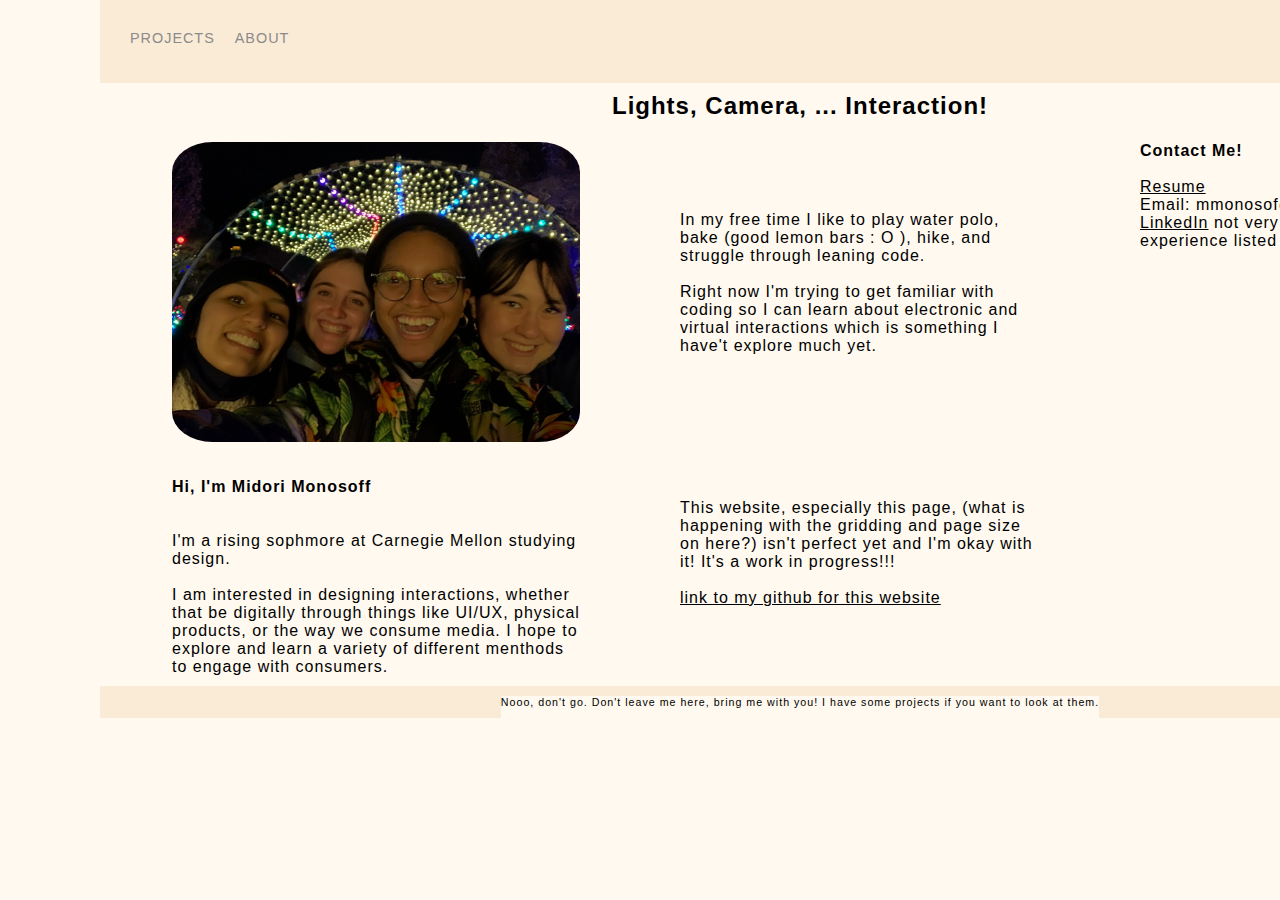
<file: about.html>
<!DOCTYPE html>
<html>
<head>
    <meta charser="utf-8">
    <meta name="viewport" content="width=device-width, initial-scale=1.0">
    <link rel="stylesheet" href="styles.css">
    <title>About Me</title>
</head>

<body>
    <div class="about-section">
        <div class="nav">
            <div class="left-side">
                <div class="nav-link-wrapper">
                    <a href="index.html">Projects</a>
                </div>
    
                <div class="nav-link-wrapper">
                    <a href="about.html">About</a>
                </div>
            </div>
    
            <div class="right-side">
                <div class="brand">
                    <div>Midori Monosoff</div>
                </div>
            </div>
        </div>
        
        <div class="contact">
            <p><h4>Contact Me!</h4> 
                <br/><a href="images/Resume.pdf">Resume</a> 
                <br/>Email: mmonosof@andrew.cmu.edu 
                <a href="https://www.linkedin.com/in/midori-monosoff-a5191221b/">LinkedIn</a>  not very populated, most experience listed on resume
            </p>
        </div>
    
        <div class="footer">
            <div class="nono">
                Nooo, don't go. Don't leave me here, bring me with you! I have some projects if you want to look at them.  
            </div>
        </div>

        <div class="i-said-funny">
             <h2> Lights, Camera, ... Interaction!</h3>
        </div>

        <div class="main-section">
            <div class="uspic"></div>
                <br /><br />
            <div class="about-text">
                <h4> Hi, I'm Midori Monosoff</h4><br /><br>
                 <p> I'm a rising sophmore at Carnegie Mellon studying design. <br /><br />I am interested in designing interactions, whether that be digitally through things like UI/UX, physical products, or the way we consume media. I hope to explore and learn a variety of different menthods to engage with consumers.</p>
            </div>
        </div>

        <div class="less-serious">
            <div class="interestpic"></div>
                <div class="interested-in">
                    <p>In my free time I like to play water polo, bake (good lemon bars : O ), hike, and struggle through leaning code. 
                        <br /><br /> Right now I'm trying to get familiar with coding so I can learn about electronic and virtual interactions which is something I have't explore much yet.</p> 
                        <br /><br /><br /><br /><br /><br /><br /><br /> 
                    <p>This website, especially this page, (what is happening with the gridding and page size on here?) isn't perfect yet and I'm okay with it! 
                        It's a work in progress!!! <br/><br/><a href="https://github.com/mmonosoff/website1">link to my github for this website</a>
                         </p>
                </div>
            </div>
        </div>
    </div>
</body>
</html>
</file>
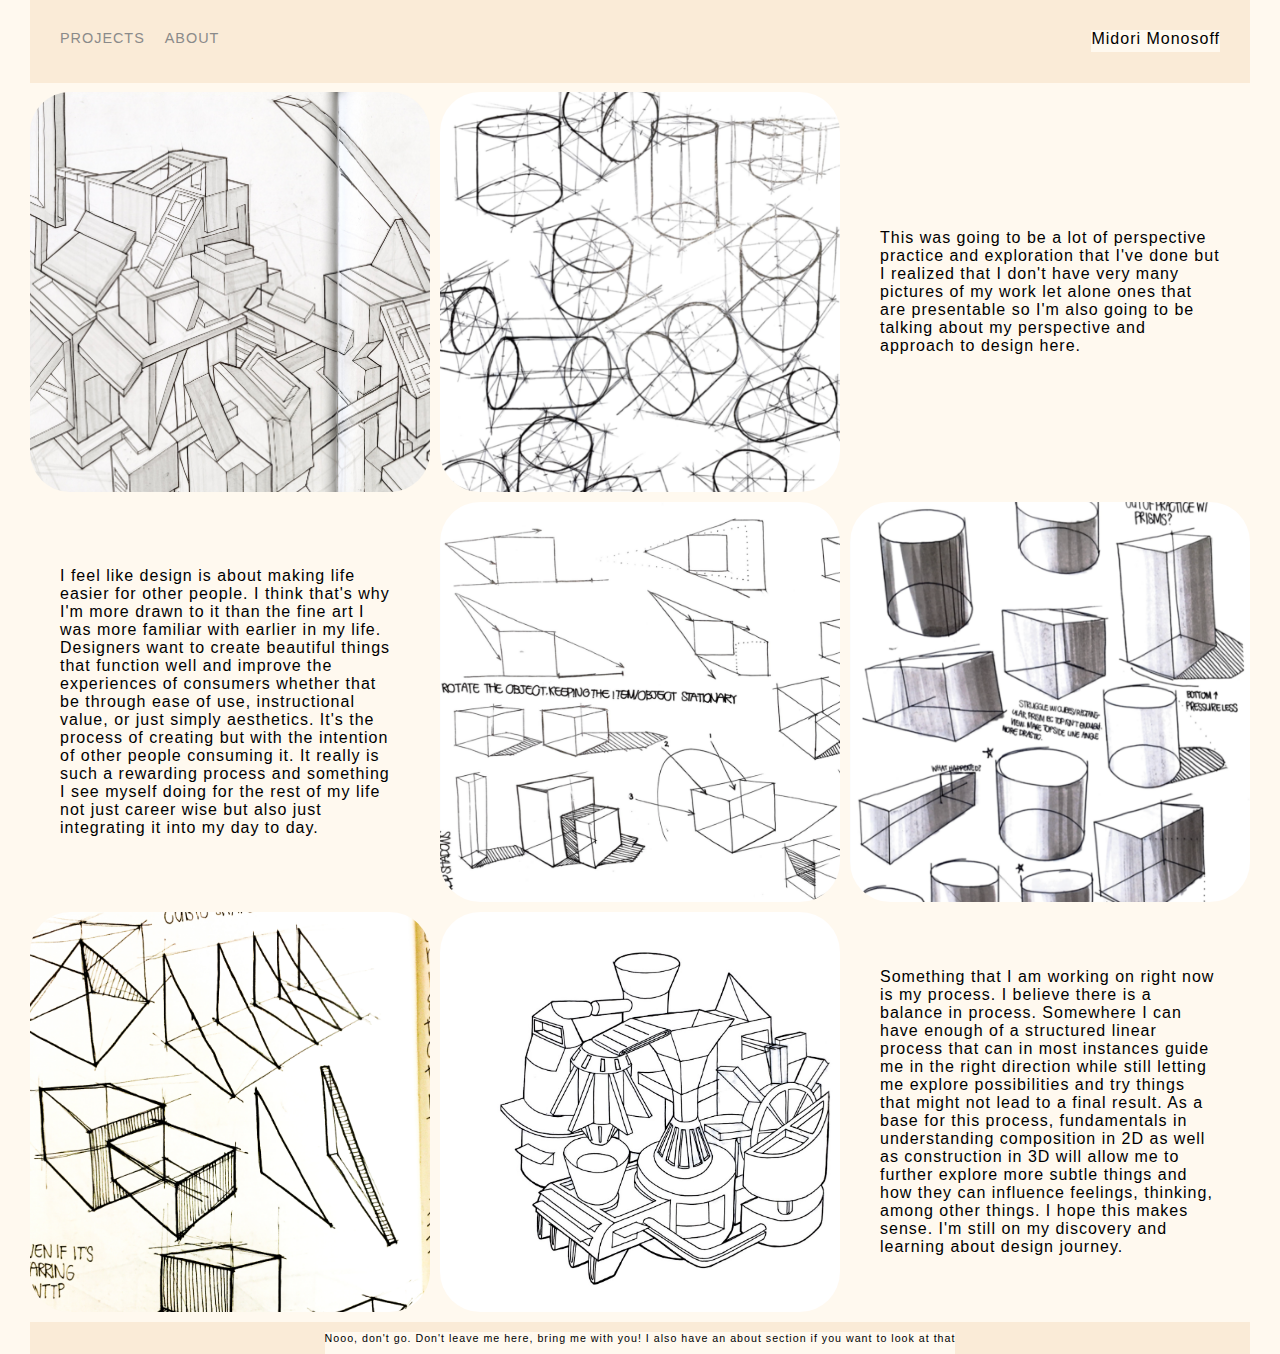
<file: perspective.html>
<!DOCTYPE html>
<html>
<head>
    <meta charser="utf-8">
    <meta name="viewport" content="width=device-width, initial-scale=1.0">
    <link rel="stylesheet" href="styles.css">
    <title>Perspectives Plural</title>
</head>

<body>
    <div class="plural">
        <div class="nav">
            <div class="left-side">
                <div class="nav-link-wrapper">
                    <a href="index.html">Projects</a>
                </div>
    
                <div class="nav-link-wrapper">
                    <a href="about.html">About</a>
                </div>
            </div>
    
            <div class="right-side">
                <div class="brand">
                    <div>Midori Monosoff</div>
                </div>
            </div>
        </div>



        <div class="cubes"></div>

        <div class="diffrnt"></div>

        <div class="word">
            <p>This was going to be a lot of perspective practice and exploration that I've done but I realized that I don't have very many pictures of my work let alone ones that are presentable so I'm also going to be talking about my perspective and approach to design here.</p>
        </div>

        <div class="hmmm"></div>

        <div class="probs1"></div>

        <div class="probs">
            <p>I feel like design is about making life easier for other people. 
                I think that's why I'm more drawn to it than the fine art I was more familiar with earlier in my life.
                Designers want to create beautiful things that function well and improve the experiences of consumers whether that be through ease of use, instructional value, or just simply aesthetics. 
                It's the process of creating but with the intention of other people consuming it.
                It really is such a rewarding process and something I see myself doing for the rest of my life not just career wise but also just integrating it into my day to day.</p>
        </div>

        <div class="probs3"></div>

        <div class="probs4"></div>

        <div class="probs5">
            <p>Something that I am working on right now is my process. 
                I believe there is a balance in process. 
                Somewhere I can have enough of a structured linear process that can in most instances guide me in the right direction while still letting me explore possibilities and try things that might not lead to a final result. 
                As a base for this process, fundamentals in understanding composition in 2D as well as construction in 3D will allow me to further explore more subtle things and how they can influence feelings, thinking, among other things. 
                I hope this makes sense. I'm still on my discovery and learning about design journey.</p>
        </div>

        <div class="footer">
            <p> Nooo, don't go. Don't leave me here, bring me with you! I also have an about section if you want to look at that </p>
        </div>
    </div>
</body>
</html>
</file>
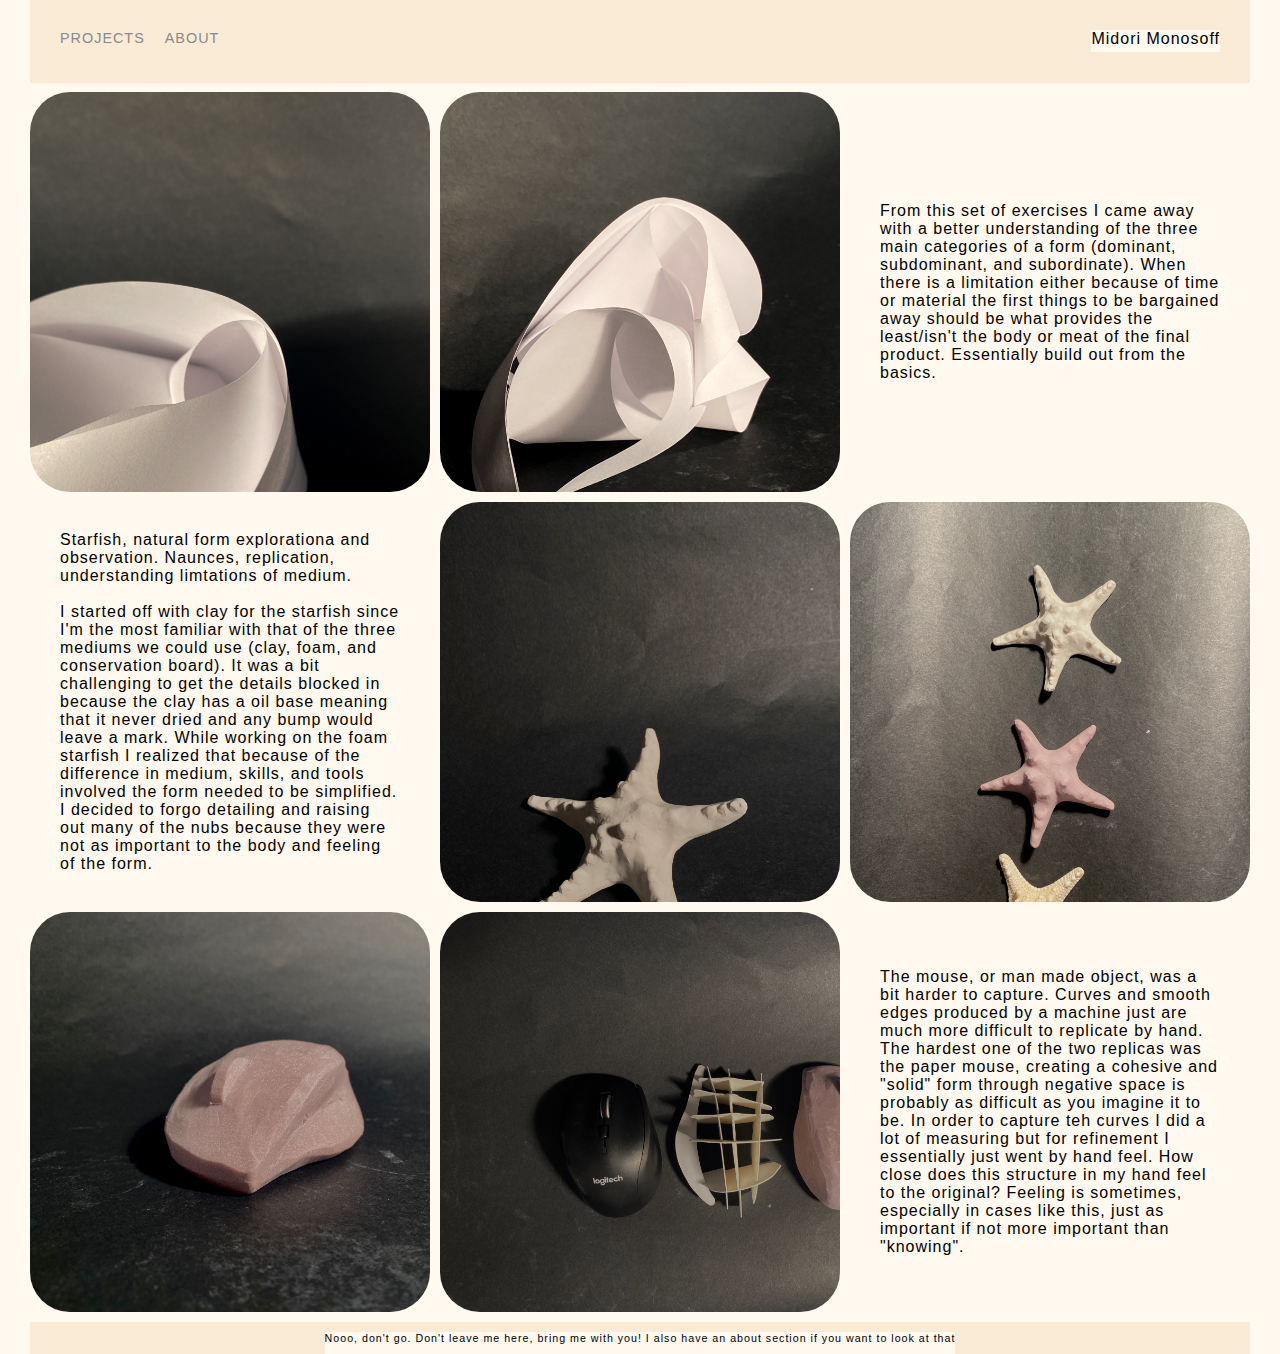
<file: semantics.html>
<!DOCTYPE html>
<html>
<head>
    <meta charser="utf-8">
    <meta name="viewport" content="width=device-width, initial-scale=1.0">
    <link rel="stylesheet" href="styles.css">
    <title>Semantics of Form</title>
</head>

<body>
    <div class="sem">
        <div class="nav">
            <div class="left-side">
                <div class="nav-link-wrapper">
                    <a href="index.html">Projects</a>
                </div>
    
                <div class="nav-link-wrapper">
                    <a href="about.html">About</a>
                </div>
            </div>
    
            <div class="right-side">
                <div class="brand">
                    <div>Midori Monosoff</div>
                </div>
            </div>
        </div>



        <div class="hybrid"></div>

        <div class="lnd"></div>

        <div class="word">
            <p>From this set of exercises I came away with a better understanding of the three main categories of a form (dominant, subdominant, and subordinate).
                When there is a limitation either because of time or material the first things to be bargained away should be what provides the least/isn't the body or meat of the final product.
                Essentially build out from the basics. 
            </p>
        </div>

        <div class="clay"></div>

        <div class="natural">
            <p>Starfish, natural form explorationa and observation. Naunces, replication, understanding limtations of medium.
                <br><br>I started off with clay for the starfish since I'm the most familiar with that of the three mediums we could use (clay, foam, and conservation board).
                It was a bit challenging to get the details blocked in because the clay has a oil base meaning that it never dried and any bump would leave a mark.
                While working on the foam starfish I realized that because of the difference in medium, skills, and tools involved the form needed to be simplified.
                I decided to forgo detailing and raising out many of the nubs because they were not as important to the body and feeling of the form.
            </p>
        </div>

        <div class="foam"></div>

        <div class="maybe3"></div>

        <div class="maybe4"></div>

        <div class="text5">
            <p>The mouse, or man made object, was a bit harder to capture. 
                Curves and smooth edges produced by a machine just are much more difficult to replicate by hand. 
                The hardest one of the two replicas was the paper mouse, creating a cohesive and "solid" form through negative space is probably as difficult as you imagine it to be.
                In order to capture teh curves I did a lot of measuring but for refinement I essentially just went by hand feel.
                How close does this structure in my hand feel to the original?
                Feeling is sometimes, especially in cases like this, just as important if not more important than "knowing".
            </p>
        </div>

        <div class="footer">
            <p> Nooo, don't go. Don't leave me here, bring me with you! I also have an about section if you want to look at that </p>
        </div>
    </div>
</body>
</html>
</file>
<file: styles.css>
*{
    margin: 0;
    padding: 0;
    font-family: "Helvetica", sans-serif;
    letter-spacing: 1px;
    background-color: rgb(255, 249, 239);
}

li { 
    cursor: pointer; 
}

/* unvisited link */
a:link {
    color: black
}

/* visited link */
a:visited {
    color: #8a8a8a;
}


/*GRIDDING*/

.grid{
    display: grid;
    grid-template-columns: 1fr 400px 400px 400px 1fr;
    grid-gap: 10px;
    grid-template-rows: 82px 1fr 1fr 1fr 20px;
    grid-template-areas: 
    ". nav nav nav ."
    ". about lighting semantics ."
    ". about personal animal ."
    ". photo perspective stuffing ." 
    ". footer footer footer .";
}

.nav{
    grid-area: nav;
}

.about{
    grid-area: about;
}

.lighting{
    grid-area: lighting;
}

.semantics{
    grid-area: semantics;
}

.photo{
    grid-area: photo;
}

.personal{
    grid-area: personal;
}

.animal{
    grid-area: animal;
}

.perspective{
    grid-area: perspective;
}

.stuffing{
    grid-area: stuffing;
}

.footer{
    grid-area: footer;
}



/*NAV STYLING*/

.nav{
    display: flex;
    justify-content: space-between;
    padding: 30px;
    background-color: antiquewhite;
    height: 22px;
    border-bottom: 1px solid transparent;
    transition: border-bottom 0.5s;
}

.left-side{
    display: flex;
    background-color: antiquewhite;
}

.nav > .left-side > div {
    margin-right: 20px;
    font-size: 0.9em;
    text-transform: uppercase;
    background-color: antiquewhite;
}

.nav-link-wrapper a{
    color: #8a8a8a;
    text-decoration: none;
    transition: color 0.5s;
    background-color: antiquewhite;
}

.nav-link-wrapper:hover{
    border-bottom: 1px solid black;
    background-color: antiquewhite;
}

.nav-link-wrapper a:hover{
    color: black;
    background-color: antiquewhite;
}




/*FOOTER STYLING*/

.footer{
    background-color: antiquewhite;
    display: flex;
    justify-content:center;
    padding-top: 10px;
    height: 22px;
    font-size: 8pt;
    text-align: center;
}




/*GRIDDING THE ABOUT*/

.about{
    display: grid;
    grid-template-columns: 10px 1fr 10px;
    grid-template-rows: 1fr 1fr;
    grid-gap: 5px;
    grid-template-areas:
    ". me-photo ."
    ". mini-text .";
}

.me-photo{
    grid-area: me-photo;
    background: url('images/hello.JPG');
    height: 400px;
    background-size: cover;
    border-radius: 10%;
}

.mini-text{
    grid-area: mini-text;
    display: flex;
    justify-content: center; /* align horizontal */
    align-items: center; /* align vertical */
    font-size: 10pt;
    align-items: center;
}


/*SETTING IN IMAGES*/

.lightpic{
    background: url('images/onblackbg copy.jpeg');
    height: 400px;
    background-size: cover;
    border-radius: 10%;
}

.lighttext{
    font-size: 10pt;
    display: flex;
    justify-content: center;
    color: #8a8a8a;
}


.semanticpic{
    background: url('images/close.jpg');
    height: 400px;
    background-size: cover;
    border-radius: 10%;
}
.semantictext{
    font-size: 10pt;
    display: flex;
    justify-content: center;
    color: #8a8a8a;
}


.photopic{
    background: url('images/flower.JPG');
    height: 400px;
    background-size: cover;
    border-radius: 10%;
}
.phototext{
    font-size: 10pt;
    display: flex;
    justify-content: center;
    color: #8a8a8a;
}


.personalpic{
    background: url('images/plants.jpg');
    height: 400px;
    background-size: cover;
    border-radius: 10%;
}
.personaltext{
    font-size: 10pt;
    display: flex;
    justify-content: center;
    color: #8a8a8a;
}


.animalpic{
    background: url('images/poster.png');
    height: 400px;
    background-size: cover;
    border-radius: 10%;
}
.animaltext{
    font-size: 10pt;
    display: flex;
    justify-content: center;
    color: #8a8a8a;
}


.perspectivepic{
    background: url('images/midori_cubes.jpg');
    height: 400px;
    background-size: cover;
    border-radius: 10%;
}
.perspectivetext{
    font-size: 10pt;
    display: flex;
    justify-content: center;
    color: #8a8a8a;
}


.stuffingpic{
    background: url('images/letter0195.png');
    height: 400px;
    background-size: cover;
    border-radius: 10%;
}
.stuffingtext{
    font-size: 10pt;
    display: flex;
    justify-content: center;
    color: #8a8a8a;
}



/*ABOUT ME PAGE*/

.about-section{
    display: grid;
    grid-template-columns: 1fr 480px 360px 360px 1fr;
    grid-gap: 10px;
    grid-column-gap: 100px;
    grid-template-rows: 82px 40px 1fr 20px;
    grid-template-areas: 
    ". nav nav nav ."
    ". i-said-funny i-said-funny i-said-funny ."
    ". main-section less-serious contact ."
    ". footer footer footer .";
}

.nav{
    grid-area: nav;
}

.i-said-funny{
    grid-area: i-said-funny;
    text-align: center;
}

.main-section{
    grid-area: main-section;
    margin-left: 15%;
}

.less-serious{
    grid-area: less-serious;
    display: flex;
    justify-content: center; /* align horizontal */
    align-items: center; /* align vertical */
}

.contact{
    grid-area: contact;
}

.footer{
    grid-area: footer;
}

.uspic{
    background: url('images/us.JPG');
    height: 300px;
    background-size: cover;
    border-radius: 10%;
    display: block;
}







/*LIGHTING ENGINE*/
.light{
    display: grid;
    grid-template-columns: 1fr 400px 400px 400px 1fr;
    grid-gap: 10px;
    grid-template-rows: 82px 1fr 1fr 1fr 20px;
    grid-template-areas: 
    ". nav nav nav ."
    ". op lt-desc lt-desc ."
    ". it-off it-on intent ."
    ". vid detail learn ." 
    ". footer footer footer .";
}

.nav{
    grid-area: nav;
}

.op{
    grid-area: op;
    background: url('images/onblackbg copy.jpeg');
    height: 400px;
    background-size: cover;
    border-radius: 10%;
}

.lt-desc{
    grid-area: lt-desc;
    display: flex;
    justify-content: center; /* align horizontal */
    align-items: center; /* align vertical */
    margin-left: 30px;
    margin-right: 30px;
}

.it-on{
    grid-area: it-on;
    background: url('images/interation.JPG');
    height: 400px;
    background-size: cover;
    border-radius: 10%;
}

.it-off{
    grid-area: it-off;
    background: url('images/off.JPG');
    height: 400px;
    background-size: cover;
    border-radius: 10%;
}

.intent{
    grid-area: intent;
    display: flex;
    justify-content: center; /* align horizontal */
    align-items: center; /* align vertical */
    margin-left: 30px;
    margin-right: 30px;
}

.vid{
    grid-area: vid;
    height: 400px;
    background-size: cover;
    border-radius: 10%;
}

.detail{
    grid-area: detail;
    background: url('images/detail.JPG');
    height: 400px;
    background-size: cover;
    border-radius: 10%;
}

.learn{
    grid-area: learn;
    display: flex;
    justify-content: center; /* align horizontal */
    align-items: center; /* align vertical */
    margin-left: 30px;
    margin-right: 30px;
}

.footer{
    grid-area: footer;
}





/*PERSONAL*/
.gridding{
    display: grid;
    grid-template-columns: 1fr 400px 400px 400px 1fr;
    grid-gap: 10px;
    grid-template-rows: 82px 1fr 700px 1fr 20px;
    grid-template-areas: 
    ". nav nav nav ."
    ". og love love ."
    ". ahead skes hot ."
    ". vote frog pickle ." 
    ". footer footer footer .";
}

.nav{
    grid-area: nav;
}

.og{
    grid-area: og;
    background: url('images/plants.jpg');
    height: 400px;
    background-size: cover;
    border-radius: 10%;
}

.love{
    grid-area: love;
    display: flex;
    justify-content: center; /* align horizontal */
    align-items: center; /* align vertical */
    margin-left: 30px;
    margin-right: 30px;
}

.ahead{
    grid-area: ahead;
    background: url('images/ms1-1(1).jpg');
    height: 700px;
    width: 500px;
    background-size: cover;
    border-radius: 10%;
}

.skes{
    grid-area: skes;
    background: url('images/ms2(1).jpg');
    height: 400px;
    background-size: cover;
    border-radius: 10%;
    margin-left: 100px;
}

.hot{
    grid-area: hot;
    background: url('images/ms3.jpg');
    height: 400px;
    background-size: cover;
    border-radius: 10%;
}

.vote{
    grid-area: vote;
    background: url('images/mmmm2.jpg');
    height: 400px;
    background-size: cover;
    border-radius: 10%;
}

.frog{
    grid-area: frog;
    background: url('images/mm1(2).jpg');
    height: 400px;
    background-size: cover;
    border-radius: 10%;
}

.pickle{
    grid-area: pickle;
    background: url('images/10.jpg');
    height: 400px;
    background-size: cover;
    border-radius: 10%;
}

.footer{
    grid-area: footer;
}




/*PHOTOGRAPHY*/
.photogrid{
    display: grid;
    grid-template-columns: 1fr 400px 400px 400px 1fr;
    grid-gap: 10px;
    grid-template-rows: 82px 1fr 1fr 1fr 20px;
    grid-template-areas: 
    ". nav nav nav ."
    ". lady dylan dylan ."
    ". color apple chair ."
    ". engulf cake arch ." 
    ". footer footer footer .";
}

.nav{
    grid-area: nav;
}

.lady{
    grid-area: lady;
    background: url('images/flower.JPG');
    height: 400px;
    background-size: cover;
    border-radius: 10%;
}

.dylan{
    grid-area: dylan;
    display: flex;
    justify-content: center; /* align horizontal */
    align-items: center; /* align vertical */
    margin-left: 30px;
    margin-right: 30px;
}

.apple{
    grid-area: apple;
    background: url('images/bright.JPG');
    height: 400px;
    background-size: cover;
    border-radius: 10%;
}

.cake{
    grid-area: cake;
    background: url('images/cake.JPG');
    height: 400px;
    background-size: cover;
    border-radius: 10%;
}

.chair{
    grid-area: chair;
    background: url('images/chair.JPG');
    height: 400px;
    background-size: cover;
    border-radius: 10%;
}

.engulf{
    grid-area: engulf;
    background: url('images/engulf.jpg');
    height: 400px;
    background-size: cover;
    border-radius: 10%;
}

.color{
    grid-area: color;
    background: url('images/color.jpg');
    height: 400px;
    background-size: cover;
    border-radius: 10%;
}

.arch{
    grid-area: arch;
    background: url('images/arch.jpg');
    height: 400px;
    background-size: cover;
    border-radius: 10%;
}

.footer{
    grid-area: footer;
}








/*PERSPECTIVES*/
.plural{
    display: grid;
    grid-template-columns: 1fr 400px 400px 400px 1fr;
    grid-gap: 10px;
    grid-template-rows: 82px 1fr 1fr 1fr 20px;
    grid-template-areas: 
    ". nav nav nav ."
    ". cubes diffrnt word ."
    ". probs hmmm probs1 ."
    ". probs3 probs4 probs5 ." 
    ". footer footer footer .";
}

.nav{
    grid-area: nav;
}

.cubes{
    grid-area: cubes;
    background: url('images/midori_cubes.jpg');
    height: 400px;
    background-size: cover;
    border-radius: 10%;
}

.word{
    grid-area: word;
    display: flex;
    justify-content: center; /* align horizontal */
    align-items: center; /* align vertical */
    margin-left: 30px;
    margin-right: 30px;
}

.diffrnt{
    grid-area: diffrnt;
    background: url('images/Screen Shot 2022-05-19 at 8.13.32 PM.png');
    height: 400px;
    background-size: cover;
    border-radius: 10%;
}

.hmmm{
    grid-area: hmmm;
    background: url('images/Screen Shot 2022-05-19 at 8.13.53 PM.png');
    height: 400px;
    background-size: cover;
    border-radius: 10%;
}

.probs1{
    grid-area: probs1;
    background: url('images/Screen Shot 2022-05-19 at 8.14.07 PM.png');
    height: 400px;
    background-size: cover;
    border-radius: 10%;
}

.probs{
    grid-area: probs;
    display: flex;
    justify-content: center; /* align horizontal */
    align-items: center; /* align vertical */
    margin-left: 30px;
    margin-right: 30px;
}

.probs3{
    grid-area: probs3;
    background: url('images/65665161741__E971CFDE-ED3A-425A-B0A8-9ED43611C83C.jpg');
    height: 400px;
    background-size: cover;
    border-radius: 10%;
}

.probs4{
    grid-area: probs4;
    background: url('images/IMG_5229.jpg');
    height: 400px;
    background-size: cover;
    border-radius: 10%;
}

.probs5{
    grid-area: probs5;
    display: flex;
    justify-content: center; /* align horizontal */
    align-items: center; /* align vertical */
    margin-left: 30px;
    margin-right: 30px;
}

.footer{
    grid-area: footer;
}







/*ADOBE CC*/
.creativecloud{
    display: grid;
    grid-template-columns: 1fr 400px 400px 400px 1fr;
    grid-gap: 10px;
    grid-template-rows: 82px 1fr 500px 1fr 20px;
    grid-template-areas: 
    ". nav nav nav ."
    ". sealsnip dylan dylan ."
    ". sealwhole sealwhole poster-text ."
    ". animation-link animation-link assignment ." 
    ". footer footer footer .";
}

.nav{
    grid-area: nav;
}

.sealsnip{
    grid-area: sealsnip;
    background: url('images/poster.png');
    height: 400px;
    background-size: cover;
    border-radius: 10%;
}

.dylan{
    grid-area: dylan;
    display: flex;
    justify-content: center; /* align horizontal */
    align-items: center; /* align vertical */
    margin-left: 30px;
    margin-right: 30px;
}

.sealwhole{
    grid-area: sealwhole;
    background: url('images/poster.png');
    height: 500px;
    background-size: cover;
    border-radius: 10%;
}

.poster-text{
    grid-area: poster-text;
    display: flex;
    justify-content: center; /* align horizontal */
    align-items: center; /* align vertical */
    margin-left: 30px;
    margin-right: 30px;
}

.animation-link{
    grid-area: animation-link;
    height: 400px;
    background-size: cover;
    border-radius: 10%;
}

.assignment{
    grid-area: assignment;
    display: flex;
    justify-content: center; /* align horizontal */
    align-items: center; /* align vertical */
    margin-left: 30px;
    margin-right: 30px;
}

.footer{
    grid-area: footer;
}




/*SEMANTICS*/
.sem{
    display: grid;
    grid-template-columns: 1fr 400px 400px 400px 1fr;
    grid-gap: 10px;
    grid-template-rows: 82px 1fr 1fr 1fr 20px;
    grid-template-areas: 
    ". nav nav nav ."
    ". hybrid lnd word ."
    ". natural clay foam ."
    ". maybe3 maybe4 text5 ." 
    ". footer footer footer .";
}

.nav{
    grid-area: nav;
}

.hybrid{
    grid-area: hybrid;
    background: url('images/close.jpg');
    height: 400px;
    background-size: cover;
    border-radius: 10%;
}

.word{
    grid-area: word;
    display: flex;
    justify-content: center; /* align horizontal */
    align-items: center; /* align vertical */
    margin-left: 30px;
    margin-right: 30px;
}

.lnd{
    grid-area: lnd;
    background: url('images/all.jpg');
    height: 400px;
    background-size: cover;
    border-radius: 10%;
}

.clay{
    grid-area: clay;
    background: url('images/fish.jpg');
    height: 400px;
    background-size: cover;
    border-radius: 10%;
}

.natural{
    grid-area: natural;
    display: flex;
    justify-content: center; /* align horizontal */
    align-items: center; /* align vertical */
    margin-left: 30px;
    margin-right: 30px;
}

.foam{
    grid-area: foam;
    background: url('images/fish 3.jpg');
    height: 400px;
    background-size: cover;
    border-radius: 10%;
}

.maybe3{
    grid-area: maybe3;
    background: url('images/mouse .jpg');
    height: 400px;
    background-size: cover;
    border-radius: 10%;
}

.maybe4{
    grid-area: maybe4;
    background: url('images/mice.jpg');
    height: 400px;
    background-size: cover;
    border-radius: 10%;
}

.text5{
    grid-area: text5;
    display: flex;
    justify-content: center; /* align horizontal */
    align-items: center; /* align vertical */
    margin-left: 30px;
    margin-right: 30px;
}

.footer{
    grid-area: footer;
}






/*STUFFING*/
.broom{
    display: grid;
    grid-template-columns: 1fr 400px 400px 400px 1fr;
    grid-gap: 10px;
    grid-template-rows: 82px 1fr 1fr 1fr 20px;
    grid-template-areas: 
    ". nav nav nav ."
    ". pan randoms randoms ."
    ". stick rock leaf ."
    ". am fr mi ." 
    ". footer footer footer .";
}

.nav{
    grid-area: nav;
}

.pan{
    grid-area: pan;
    background: url('images/letter0195.png');
    height: 400px;
    background-size: cover;
    border-radius: 10%;
}

.randoms{
    grid-area: randoms;
    display: flex;
    justify-content: center; /* align horizontal */
    align-items: center; /* align vertical */
    margin-left: 30px;
    margin-right: 30px;
}

.stick{
    grid-area: stick;
    background: url('images/IMG_4572 2.jpg');
    height: 400px;
    background-size: cover;
    border-radius: 10%;
}

.rock{
    grid-area: rock;
    background: url('images/IMG_4571 2.jpg');
    height: 400px;
    background-size: cover;
    border-radius: 10%;
}

.leaf{
    grid-area: leaf;
    background: url('images/IMG_4573 2.jpg');
    height: 400px;
    background-size: cover;
    border-radius: 10%;
}

.am{
    grid-area: am;
    background: url('images/Screen Shot 2022-05-19 at 11.26.27 PM.png');
    height: 400px;
    background-size: cover;
    border-radius: 10%;
}

.fr{
    grid-area: fr;
    background: url('images/Screen Shot 2022-05-19 at 11.26.18 PM.png');
    height: 400px;
    background-size: cover;
    border-radius: 10%;
}

.mi{
    grid-area: mi;
    background: url('images/Screen Shot 2022-05-19 at 11.26.09 PM.png');
    height: 400px;
    background-size: cover;
    border-radius: 10%;
}

.footer{
    grid-area: footer;
}
</file>
